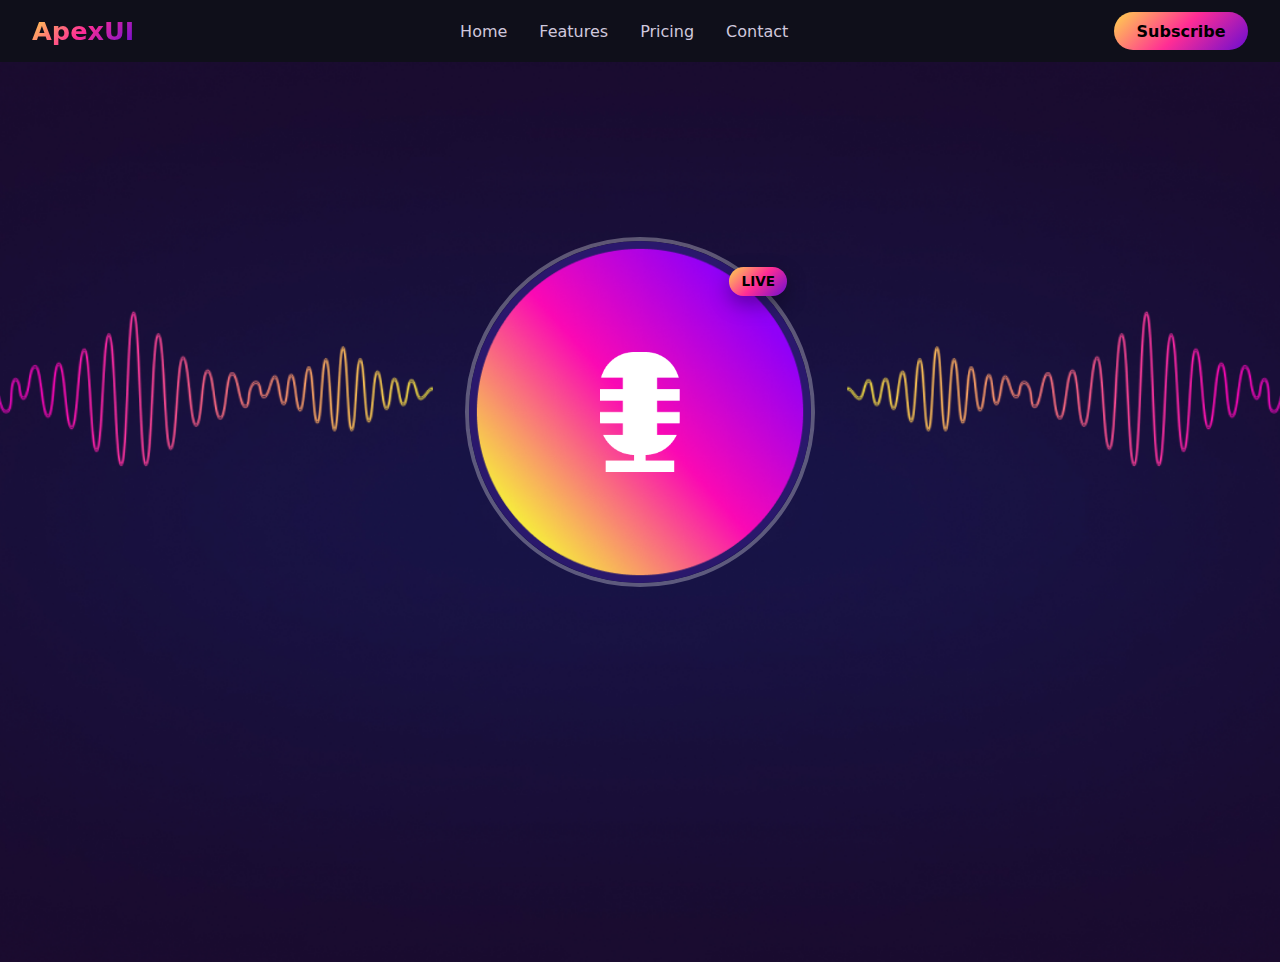
<file: test.html>
<!DOCTYPE html>
<html lang="en">
<head>
  <meta charset="UTF-8" />
  <meta name="viewport" content="width=device-width, initial-scale=1.0" />
  <title>Responsive Navbar</title>

  <!-- Font Awesome -->
  <link
    rel="stylesheet"
    href="https://cdnjs.cloudflare.com/ajax/libs/font-awesome/6.5.1/css/all.min.css"
  />

  <style>
    :root {
      --bg: #0f0f1a;
      --text: #ffffff;
      --muted: #cfc8dd;
      --gradient: linear-gradient(135deg, #ffd54d, #ff2d95, #6a0dd1);
      --radius: 999px;
    }

    /* RESET */
    * {
      margin: 0;
      padding: 0;
      box-sizing: border-box;
    }

    body {
      font-family: Inter, system-ui, sans-serif;
      background: var(--bg);
      color: var(--text);
    }

    /* NAVBAR */
    .navbar {
      display: grid;
      grid-template-columns: auto 1fr auto;
      align-items: center;
      padding: 1rem 2rem;
      position: relative;
    }

    /* LOGO */
    .nav-logo a {
      font-size: 1.6rem;
      font-weight: 800;
      background: var(--gradient);
      -webkit-background-clip: text;
      -webkit-text-fill-color: transparent;
      text-decoration: none;
    }

    /* NAV LINKS */
    .nav-links {
      display: flex;
      justify-content: center;
      gap: 2rem;
    }

    .nav-links a {
      text-decoration: none;
      color: var(--muted);
      font-weight: 500;
      transition: 0.3s ease;
    }

    .nav-links a:hover {
      background: var(--gradient);
      -webkit-background-clip: text;
      -webkit-text-fill-color: transparent;
    }

    /* CTA BUTTON */
    .btn {
      padding: 0.6rem 1.4rem;
      border-radius: var(--radius);
      background: var(--gradient);
      color: #000;
      font-weight: 600;
      text-decoration: none;
      transition: 0.3s ease;
    }

    .btn:hover {
      transform: translateY(-2px);
      box-shadow: 0 10px 30px rgba(255, 45, 149, 0.35);
    }

    /* HAMBURGER */
    #nav-toggle {
      display: none;
    }

    .hamburger {
      display: none;
      font-size: 1.6rem;
      cursor: pointer;
      color: #fff;
    }

    /* MOBILE */
    @media (max-width: 768px) {
      .navbar {
        grid-template-columns: auto auto;
      }

      .hamburger {
        display: block;
        justify-self: end;
      }

      .nav-links {
        position: absolute;
        top: 100%;
        left: 0;
        width: 100%;
        flex-direction: column;
        align-items: center;
        background: #140c2b;
        max-height: 0;
        overflow: hidden;
        transition: max-height 0.4s ease;
      }

      #nav-toggle:checked ~ .nav-links {
        max-height: 300px;
        padding: 1rem 0;
      }

      .nav-cta {
        display: none;
      }
    }

    /* ICON SWITCH (bars → X) */
    #nav-toggle:checked + .hamburger i::before {
      content: "\f00d";
    }


    /* HERO */
.hero {
  min-height: 100vh;
  background: url("../assets/hero-bg.png") center/cover no-repeat;
  display: flex;
  align-items: center;
  justify-content: center;
  position: relative;
  padding: 2rem;
}

/* Optional dark overlay for contrast */
.hero::before {
  content: "";
  position: absolute;
  inset: 0;
  /* background: rgba(0, 0, 0, 0.4); */
}

.hero-overlay {
  position: relative;
  z-index: 2;
}

/* CIRCLE CONTAINER */
.circle-wrapper {
top: -100px;
  position: relative;
  width: clamp(220px, 40vw, 350px);
  aspect-ratio: 1 / 1;
  border-radius: 50%;
  overflow: hidden;
  border: 4px solid rgba(255, 255, 255, 0.3);
  display: flex;
  align-items: center;
  justify-content: center;
}

/* MAIN IMAGE */
.circle-img {
  width: 100%;
  height: 100%;
  object-fit: cover;
}

/* CENTER ICON */
.center-icon {
  position: absolute;
  width: 25%;
  max-width: 80px;
  min-width: 40px;
}

/* BADGE */
.badge {
  position: absolute;
  top: -20%;
  right: 8%;
  background: linear-gradient(135deg, #ffd54d, #ff2d95, #6a0dd1);
  color: #000;
  padding: 0.4rem 0.75rem;
  font-size: clamp(0.65rem, 1.2vw, 0.85rem);
  font-weight: 700;
  border-radius: 999px;
  box-shadow: 0 8px 20px rgba(0, 0, 0, 0.35);
}

  </style>
</head>
<body>

<header class="navbar">
  <!-- Logo -->
  <div class="nav-logo">
    <a href="#">ApexUI</a>
  </div>

  <!-- Toggle -->
  <input type="checkbox" id="nav-toggle">
  <label for="nav-toggle" class="hamburger">
    <i class="fa-solid fa-bars"></i>
  </label>

  <!-- Nav Links -->
  <nav class="nav-links">
    <a href="#">Home</a>
    <a href="#">Features</a>
    <a href="#">Pricing</a>
    <a href="#">Contact</a>
  </nav>

  <!-- CTA -->
  <div class="nav-cta">
    <a href="#" class="btn">Subscribe</a>
  </div>
</header>


<section class="hero">
  <div class="hero-overlay">

    <div class="circle-wrapper">
      <img src="./assets/hero-circle.png" alt="Main" class="circle-img">

      <img src="./assets/microphone.png" alt="Icon" class="center-icon">

      
    </div>
    <span class="badge">LIVE</span>

  </div>
</section>

</body>
</html>
</file>
